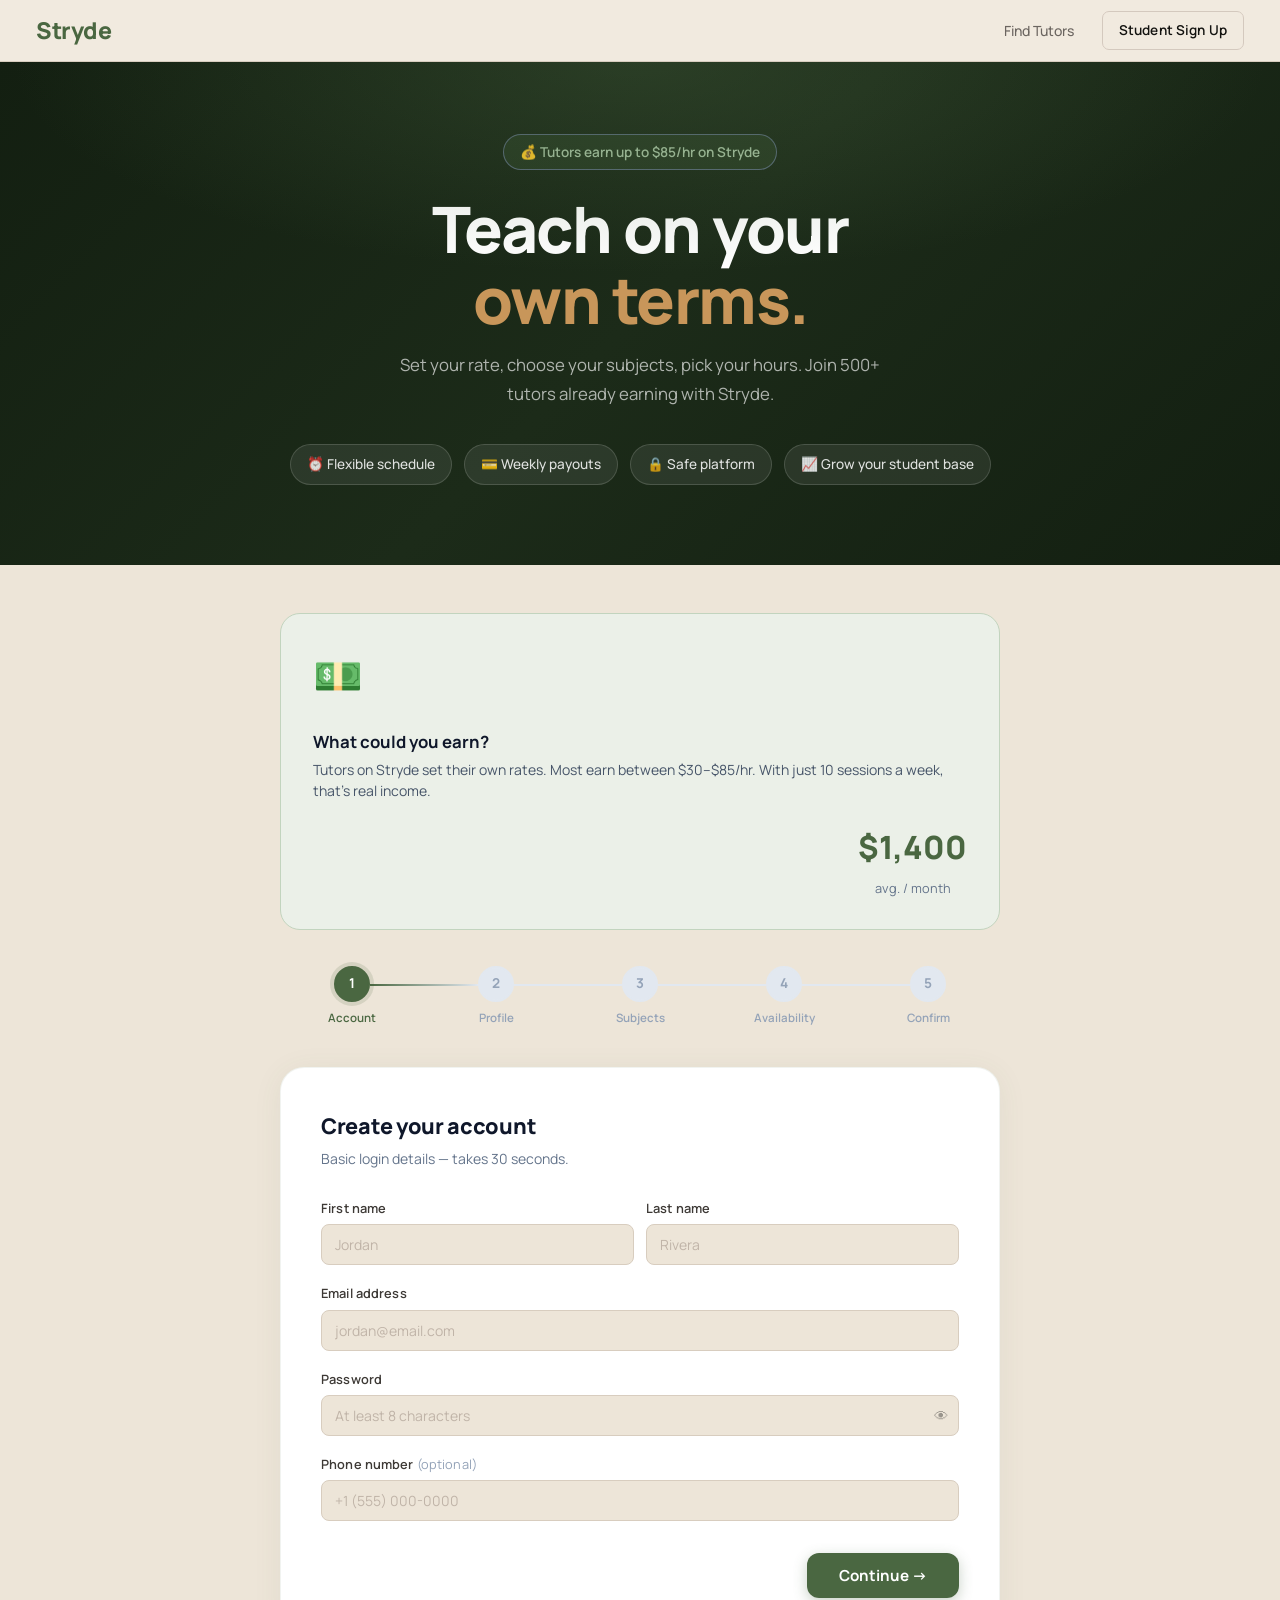
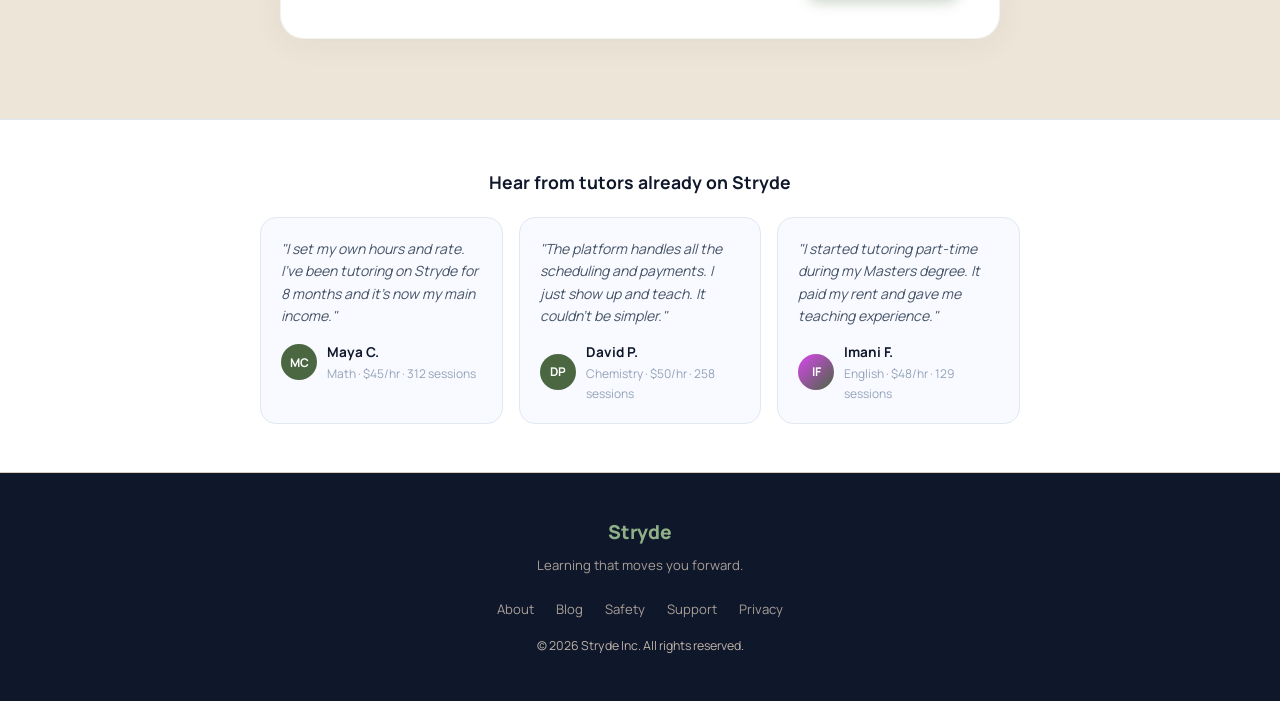
<file: tutor-signup.html>
<!DOCTYPE html>
<html lang="en">
<head>
  <meta charset="UTF-8" />
  <meta name="viewport" content="width=device-width, initial-scale=1.0" />
  <title>Become a Tutor — Stryde</title>
  <link rel="stylesheet" href="styles-warm.css" />
  <link rel="preconnect" href="https://fonts.googleapis.com" />
  <link rel="preconnect" href="https://fonts.gstatic.com" crossorigin />
  <link href="https://fonts.googleapis.com/css2?family=Inter:wght@400;500;600;700;800;900&display=swap" rel="stylesheet" />
  <style>
    /* ── PAGE-SPECIFIC STYLES ── */
    .tutor-hero {
      background: linear-gradient(135deg, #131F11 0%, #1C2B19 50%, #131F11 100%);
      padding: 72px 24px 80px;
      text-align: center;
      position: relative;
      overflow: hidden;
    }
    .tutor-hero::before {
      content: '';
      position: absolute;
      inset: 0;
      background: radial-gradient(ellipse 70% 60% at 50% 0%, rgba(74,103,65,0.35) 0%, transparent 70%);
      pointer-events: none;
    }
    .tutor-hero-badge {
      display: inline-block;
      background: rgba(74,103,65,0.25);
      border: 1px solid rgba(165,180,252,0.4);
      color: #A8C4A3;
      padding: 6px 16px;
      border-radius: 999px;
      font-size: 0.85rem;
      font-weight: 600;
      margin-bottom: 24px;
    }
    .tutor-hero h1 {
      font-size: clamp(2.2rem, 6vw, 4rem);
      font-weight: 900;
      color: #fff;
      letter-spacing: -1.5px;
      line-height: 1.1;
      margin-bottom: 16px;
    }
    .tutor-hero p {
      font-size: 1.05rem;
      color: rgba(255,255,255,0.65);
      max-width: 500px;
      margin: 0 auto 36px;
      line-height: 1.7;
    }
    .tutor-hero-perks {
      display: flex;
      justify-content: center;
      gap: 12px;
      flex-wrap: wrap;
    }
    .hero-perk-pill {
      background: rgba(255,255,255,0.08);
      border: 1px solid rgba(255,255,255,0.15);
      color: rgba(255,255,255,0.85);
      padding: 8px 16px;
      border-radius: 999px;
      font-size: 0.85rem;
      font-weight: 500;
    }

    /* EARNINGS BANNER */
    .earnings-banner {
      background: linear-gradient(135deg, #EBF0E8, #EBF0E8);
      border: 1.5px solid #C2D4BE;
      border-radius: 20px;
      padding: 28px 32px;
      display: flex;
      align-items: center;
      gap: 20px;
      flex-wrap: wrap;
      max-width: 760px;
      margin: 0 auto 36px;
    }
    .earnings-icon { font-size: 2.5rem; flex-shrink: 0; }
    .earnings-text h3 { font-size: 1.05rem; font-weight: 700; color: #0F172A; margin-bottom: 4px; }
    .earnings-text p { font-size: 0.875rem; color: #475569; line-height: 1.5; }
    .earnings-num {
      margin-left: auto;
      text-align: center;
      flex-shrink: 0;
    }
    .earnings-num strong { display: block; font-size: 2rem; font-weight: 900; color: #4A6741; }
    .earnings-num span { font-size: 0.8rem; color: #64748B; }

    /* MULTI-STEP FORM */
    .form-page-wrap {
      max-width: 760px;
      margin: 0 auto;
      padding: 48px 20px 80px;
    }

    /* STEP PROGRESS */
    .step-progress {
      display: flex;
      align-items: center;
      gap: 0;
      margin-bottom: 40px;
    }
    .progress-step {
      display: flex;
      flex-direction: column;
      align-items: center;
      gap: 6px;
      flex: 1;
      position: relative;
    }
    .progress-step:not(:last-child)::after {
      content: '';
      position: absolute;
      top: 18px;
      left: calc(50% + 18px);
      right: calc(-50% + 18px);
      height: 2px;
      background: #E2E8F0;
      z-index: 0;
    }
    .progress-step.done::after { background: #4A6741; }
    .progress-step.active::after { background: linear-gradient(90deg, #4A6741, #E2E8F0); }

    .step-dot {
      width: 36px; height: 36px;
      border-radius: 50%;
      display: flex; align-items: center; justify-content: center;
      font-weight: 700; font-size: 0.85rem;
      background: #E2E8F0;
      color: #94A3B8;
      position: relative;
      z-index: 1;
      transition: all 0.3s;
      border: 2px solid #E2E8F0;
    }
    .progress-step.active .step-dot {
      background: #4A6741;
      color: #fff;
      border-color: #4A6741;
      box-shadow: 0 0 0 4px rgba(74,103,65,0.15);
    }
    .progress-step.done .step-dot {
      background: #4A6741;
      color: #fff;
      border-color: #4A6741;
    }
    .step-dot-label {
      font-size: 0.72rem;
      font-weight: 600;
      color: #94A3B8;
      text-align: center;
      white-space: nowrap;
    }
    .progress-step.active .step-dot-label { color: #4A6741; }
    .progress-step.done .step-dot-label { color: #4A6741; }

    /* FORM CARD */
    .form-card {
      background: #fff;
      border-radius: 24px;
      padding: 40px 40px;
      border: 1px solid rgba(74,103,65,0.08);
      box-shadow: 0 4px 30px rgba(74,103,65,0.07);
    }
    .form-card-header { margin-bottom: 28px; }
    .form-card-header h2 { font-size: 1.35rem; font-weight: 800; color: #0F172A; margin-bottom: 4px; letter-spacing: -0.3px; }
    .form-card-header p { font-size: 0.875rem; color: #64748B; }

    /* STEP PANELS */
    .step-panel { display: none; }
    .step-panel.active { display: block; }

    /* PHOTO UPLOAD */
    .photo-upload {
      display: flex;
      align-items: center;
      gap: 20px;
      padding: 20px;
      border: 2px dashed #C2D4BE;
      border-radius: 16px;
      background: #F8FAFF;
      cursor: pointer;
      transition: all 0.2s;
      margin-bottom: 6px;
    }
    .photo-upload:hover { border-color: #4A6741; background: #EBF0E8; }
    .photo-preview {
      width: 64px; height: 64px;
      border-radius: 50%;
      background: linear-gradient(135deg, #4A6741, #4A6741);
      display: flex; align-items: center; justify-content: center;
      font-size: 1.5rem; color: #fff; font-weight: 700;
      flex-shrink: 0;
      overflow: hidden;
    }
    .photo-preview img { width: 100%; height: 100%; object-fit: cover; }
    .photo-upload-text strong { display: block; font-size: 0.9rem; font-weight: 600; color: #0F172A; margin-bottom: 2px; }
    .photo-upload-text span { font-size: 0.8rem; color: #94A3B8; }
    #photoInput { display: none; }

    /* AVAILABILITY GRID */
    .avail-grid {
      display: grid;
      grid-template-columns: repeat(auto-fill, minmax(110px, 1fr));
      gap: 8px;
    }
    .avail-chip {
      padding: 10px 6px;
      border-radius: 10px;
      border: 1.5px solid #E2E8F0;
      background: #F8FAFF;
      font-size: 0.8rem;
      font-weight: 600;
      color: #475569;
      text-align: center;
      cursor: pointer;
      transition: all 0.2s;
      user-select: none;
    }
    .avail-chip:hover { border-color: #A8C4A3; color: #4A6741; background: #EBF0E8; }
    .avail-chip.selected { background: #EBF0E8; border-color: #4A6741; color: #4A6741; }

    /* NAV BUTTONS */
    .form-nav {
      display: flex;
      justify-content: space-between;
      align-items: center;
      margin-top: 32px;
      gap: 12px;
    }
    .btn-back {
      background: #F1F5F9;
      border: none;
      color: #475569;
      padding: 12px 24px;
      border-radius: 12px;
      font-weight: 600;
      font-size: 0.9rem;
      cursor: pointer;
      transition: background 0.2s;
    }
    .btn-back:hover { background: #E2E8F0; }
    .btn-next {
      background: linear-gradient(135deg, #4A6741, #4A6741);
      color: #fff;
      border: none;
      padding: 12px 32px;
      border-radius: 12px;
      font-weight: 700;
      font-size: 0.95rem;
      cursor: pointer;
      box-shadow: 0 4px 14px rgba(74,103,65,0.3);
      transition: all 0.2s;
      margin-left: auto;
    }
    .btn-next:hover { transform: translateY(-2px); box-shadow: 0 8px 22px rgba(74,103,65,0.4); }

    /* TEXTAREA */
    .form-group textarea {
      padding: 12px 14px;
      border: 1.5px solid #E2E8F0;
      border-radius: 10px;
      font-size: 0.9rem;
      color: #0F172A;
      background: #fff;
      resize: vertical;
      min-height: 110px;
      font-family: inherit;
      line-height: 1.6;
      outline: none;
      transition: border-color 0.2s, box-shadow 0.2s;
      width: 100%;
    }
    .form-group textarea:focus {
      border-color: #4A6741;
      box-shadow: 0 0 0 3px rgba(74,103,65,0.12);
    }
    .char-count {
      font-size: 0.75rem;
      color: #94A3B8;
      text-align: right;
      margin-top: 4px;
    }

    /* RATE PREVIEW */
    .rate-preview {
      background: #EBF0E8;
      border: 1.5px solid #BBF7D0;
      border-radius: 12px;
      padding: 14px 16px;
      display: flex;
      align-items: center;
      gap: 10px;
      font-size: 0.875rem;
      color: #16A34A;
      font-weight: 500;
    }
    .rate-preview strong { font-weight: 700; }

    /* SUCCESS STATE */
    .success-screen {
      text-align: center;
      padding: 20px 0;
    }
    .success-anim {
      width: 80px; height: 80px;
      background: linear-gradient(135deg, #10B981, #06B6D4);
      border-radius: 50%;
      display: flex; align-items: center; justify-content: center;
      font-size: 2rem;
      margin: 0 auto 24px;
      box-shadow: 0 8px 24px rgba(16,185,129,0.35);
    }
    .success-screen h2 { font-size: 1.6rem; font-weight: 800; color: #0F172A; margin-bottom: 10px; }
    .success-screen p { color: #64748B; font-size: 0.95rem; line-height: 1.7; margin-bottom: 28px; max-width: 380px; margin-left: auto; margin-right: auto; }
    .success-steps {
      background: #F8FAFF;
      border-radius: 16px;
      padding: 20px;
      text-align: left;
      margin-bottom: 28px;
    }
    .success-step {
      display: flex;
      align-items: flex-start;
      gap: 12px;
      padding: 10px 0;
      border-bottom: 1px solid #E2E8F0;
      font-size: 0.875rem;
      color: #374151;
    }
    .success-step:last-child { border-bottom: none; }
    .success-step-num {
      width: 24px; height: 24px;
      background: #EBF0E8;
      color: #4A6741;
      border-radius: 50%;
      display: flex; align-items: center; justify-content: center;
      font-size: 0.75rem; font-weight: 700;
      flex-shrink: 0;
    }

    /* SOCIAL PROOF */
    .social-proof {
      background: #fff;
      border-top: 1px solid #E2E8F0;
      padding: 48px 24px;
    }
    .social-proof-inner {
      max-width: 760px;
      margin: 0 auto;
    }
    .social-proof h3 {
      font-size: 1.1rem;
      font-weight: 700;
      color: #0F172A;
      margin-bottom: 20px;
      text-align: center;
    }
    .tutor-quotes {
      display: grid;
      grid-template-columns: repeat(auto-fit, minmax(220px, 1fr));
      gap: 16px;
    }
    .tutor-quote {
      background: #F8FAFF;
      border: 1px solid #E2E8F0;
      border-radius: 16px;
      padding: 20px;
    }
    .tutor-quote p { font-size: 0.875rem; color: #475569; line-height: 1.6; margin-bottom: 14px; font-style: italic; }
    .tq-author { display: flex; align-items: center; gap: 10px; }
    .tq-avatar {
      width: 36px; height: 36px;
      border-radius: 50%;
      display: flex; align-items: center; justify-content: center;
      font-size: 0.75rem; font-weight: 700; color: #fff;
      flex-shrink: 0;
    }
    .tq-name { font-size: 0.85rem; font-weight: 700; color: #0F172A; }
    .tq-sub { font-size: 0.75rem; color: #94A3B8; }

    @media (max-width: 600px) {
      .form-card { padding: 28px 20px; }
      .earnings-banner { flex-direction: column; align-items: flex-start; }
      .earnings-num { margin-left: 0; }
      .step-dot-label { display: none; }
    }
  </style>
</head>
<body class="auth-page">

  <!-- NAV -->
  <nav class="navbar navbar-light">
    <a href="index.html" class="nav-logo">Stryde</a>
    <div class="nav-links">
      <a href="browse.html">Find Tutors</a>
      <a href="signup.html" class="btn btn-outline-nav">Student Sign Up</a>
    </div>
  </nav>

  <!-- HERO -->
  <div class="tutor-hero">
    <div class="tutor-hero-badge">💰 Tutors earn up to $85/hr on Stryde</div>
    <h1>Teach on your<br /><span class="gradient-text">own terms.</span></h1>
    <p>Set your rate, choose your subjects, pick your hours. Join 500+ tutors already earning with Stryde.</p>
    <div class="tutor-hero-perks">
      <span class="hero-perk-pill">⏰ Flexible schedule</span>
      <span class="hero-perk-pill">💳 Weekly payouts</span>
      <span class="hero-perk-pill">🔒 Safe platform</span>
      <span class="hero-perk-pill">📈 Grow your student base</span>
    </div>
  </div>

  <!-- FORM AREA -->
  <div class="form-page-wrap">

    <!-- EARNINGS BANNER -->
    <div class="earnings-banner">
      <div class="earnings-icon">💵</div>
      <div class="earnings-text">
        <h3>What could you earn?</h3>
        <p>Tutors on Stryde set their own rates. Most earn between $30–$85/hr. With just 10 sessions a week, that's real income.</p>
      </div>
      <div class="earnings-num">
        <strong>$1,400</strong>
        <span>avg. / month</span>
      </div>
    </div>

    <!-- STEP PROGRESS -->
    <div class="step-progress" id="stepProgress">
      <div class="progress-step active" id="prog-1">
        <div class="step-dot">1</div>
        <span class="step-dot-label">Account</span>
      </div>
      <div class="progress-step" id="prog-2">
        <div class="step-dot">2</div>
        <span class="step-dot-label">Profile</span>
      </div>
      <div class="progress-step" id="prog-3">
        <div class="step-dot">3</div>
        <span class="step-dot-label">Subjects</span>
      </div>
      <div class="progress-step" id="prog-4">
        <div class="step-dot">4</div>
        <span class="step-dot-label">Availability</span>
      </div>
      <div class="progress-step" id="prog-5">
        <div class="step-dot">5</div>
        <span class="step-dot-label">Confirm</span>
      </div>
    </div>

    <!-- FORM CARD -->
    <div class="form-card">

      <!-- STEP 1: ACCOUNT -->
      <div class="step-panel active" id="step-1">
        <div class="form-card-header">
          <h2>Create your account</h2>
          <p>Basic login details — takes 30 seconds.</p>
        </div>
        <div style="display:flex;flex-direction:column;gap:18px;">
          <div class="form-row">
            <div class="form-group">
              <label for="t1-fname">First name</label>
              <input type="text" id="t1-fname" placeholder="Jordan" />
            </div>
            <div class="form-group">
              <label for="t1-lname">Last name</label>
              <input type="text" id="t1-lname" placeholder="Rivera" />
            </div>
          </div>
          <div class="form-group">
            <label for="t1-email">Email address</label>
            <input type="email" id="t1-email" placeholder="jordan@email.com" />
          </div>
          <div class="form-group">
            <label for="t1-pw">Password</label>
            <div class="input-with-icon">
              <input type="password" id="t1-pw" placeholder="At least 8 characters" />
              <button type="button" class="toggle-pw" onclick="togglePassword('t1-pw', this)">👁</button>
            </div>
          </div>
          <div class="form-group">
            <label for="t1-phone">Phone number <span style="color:#94A3B8;font-weight:400;">(optional)</span></label>
            <input type="tel" id="t1-phone" placeholder="+1 (555) 000-0000" />
          </div>
        </div>
        <div class="form-nav">
          <button class="btn-next" onclick="goStep(2)">Continue →</button>
        </div>
      </div>

      <!-- STEP 2: PROFILE -->
      <div class="step-panel" id="step-2">
        <div class="form-card-header">
          <h2>Build your profile</h2>
          <p>This is what students will see. Make a great first impression.</p>
        </div>
        <div style="display:flex;flex-direction:column;gap:18px;">

          <div class="form-group">
            <label>Profile photo</label>
            <div class="photo-upload" onclick="document.getElementById('photoInput').click()">
              <div class="photo-preview" id="photoPreview">+</div>
              <div class="photo-upload-text">
                <strong>Upload a photo</strong>
                <span>JPG or PNG · Max 5MB · Square works best</span>
              </div>
            </div>
            <input type="file" id="photoInput" accept="image/*" onchange="previewPhoto(this)" />
          </div>

          <div class="form-group">
            <label for="t2-edu">Highest education level</label>
            <select id="t2-edu">
              <option value="" disabled selected>Select level</option>
              <option>Some College</option>
              <option>Bachelor's Degree</option>
              <option>Master's Degree</option>
              <option>PhD / Doctorate</option>
              <option>Currently Enrolled (Undergrad)</option>
              <option>Currently Enrolled (Grad)</option>
            </select>
          </div>

          <div class="form-group">
            <label for="t2-school">School / University</label>
            <input type="text" id="t2-school" placeholder="e.g. University of Michigan" />
          </div>

          <div class="form-group">
            <label for="t2-bio">Bio <span style="color:#94A3B8;font-weight:400;">(tell students about yourself)</span></label>
            <textarea id="t2-bio" placeholder="e.g. I'm a Math grad student passionate about making calculus click. I've tutored 50+ students and love seeing that 'aha!' moment..." maxlength="400" oninput="updateCharCount(this, 'bio-count')"></textarea>
            <div class="char-count"><span id="bio-count">0</span>/400</div>
          </div>

          <div class="form-group">
            <label for="t2-years">Years of tutoring experience</label>
            <select id="t2-years">
              <option value="" disabled selected>Select experience</option>
              <option>Less than 1 year</option>
              <option>1–2 years</option>
              <option>3–5 years</option>
              <option>5–10 years</option>
              <option>10+ years</option>
            </select>
          </div>
        </div>
        <div class="form-nav">
          <button class="btn-back" onclick="goStep(1)">← Back</button>
          <button class="btn-next" onclick="goStep(3)">Continue →</button>
        </div>
      </div>

      <!-- STEP 3: SUBJECTS & RATE -->
      <div class="step-panel" id="step-3">
        <div class="form-card-header">
          <h2>Subjects & rate</h2>
          <p>Choose what you teach and set your hourly rate.</p>
        </div>
        <div style="display:flex;flex-direction:column;gap:22px;">

          <div class="form-group">
            <label>Subjects you teach</label>
            <div class="subject-checks">
              <label class="check-chip"><input type="checkbox" value="Math" /> 📐 Math</label>
              <label class="check-chip"><input type="checkbox" value="Science" /> 🧪 Science</label>
              <label class="check-chip"><input type="checkbox" value="English" /> ✍️ English</label>
              <label class="check-chip"><input type="checkbox" value="History" /> 🌍 History</label>
              <label class="check-chip"><input type="checkbox" value="Coding" /> 💻 Coding</label>
              <label class="check-chip"><input type="checkbox" value="SAT/ACT" /> 🧠 SAT / ACT</label>
              <label class="check-chip"><input type="checkbox" value="Languages" /> 🌐 Languages</label>
              <label class="check-chip"><input type="checkbox" value="Chemistry" /> 🔬 Chemistry</label>
              <label class="check-chip"><input type="checkbox" value="Art" /> 🎨 Art</label>
              <label class="check-chip"><input type="checkbox" value="Music" /> 🎵 Music</label>
            </div>
          </div>

          <div class="form-group">
            <label>Grade levels you can teach</label>
            <div class="subject-checks">
              <label class="check-chip"><input type="checkbox" value="Elementary" /> Elementary (K–5)</label>
              <label class="check-chip"><input type="checkbox" value="Middle School" /> Middle School</label>
              <label class="check-chip"><input type="checkbox" value="High School" /> High School</label>
              <label class="check-chip"><input type="checkbox" value="College" /> College</label>
              <label class="check-chip"><input type="checkbox" value="Adult" /> Adult Learner</label>
            </div>
          </div>

          <div class="form-group">
            <label for="t3-rate">Your hourly rate (USD)</label>
            <div class="input-prefix">
              <span>$</span>
              <input type="number" id="t3-rate" placeholder="40" min="10" max="200" oninput="updateRatePreview(this)" />
            </div>
            <div id="ratePreview" class="rate-preview" style="margin-top:10px;display:none;">
              <span>💡</span>
              <span>Students see <strong id="rateDisplay">$40/hr</strong>. Stryde takes a 10% fee — you keep <strong id="keepDisplay">$36/hr</strong>.</span>
            </div>
          </div>

          <div class="form-group">
            <label for="t3-specialty">Specialty or unique angle <span style="color:#94A3B8;font-weight:400;">(optional)</span></label>
            <input type="text" id="t3-specialty" placeholder="e.g. AP Calculus, test anxiety coaching, ESL" />
          </div>
        </div>
        <div class="form-nav">
          <button class="btn-back" onclick="goStep(2)">← Back</button>
          <button class="btn-next" onclick="goStep(4)">Continue →</button>
        </div>
      </div>

      <!-- STEP 4: AVAILABILITY -->
      <div class="step-panel" id="step-4">
        <div class="form-card-header">
          <h2>When are you available?</h2>
          <p>Select all times that generally work for you. You can adjust this later.</p>
        </div>
        <div style="display:flex;flex-direction:column;gap:22px;">
          <div class="form-group">
            <label class="filter-label">Days</label>
            <div class="avail-grid" id="daysGrid">
              <div class="avail-chip" onclick="toggleChip(this)">Monday</div>
              <div class="avail-chip" onclick="toggleChip(this)">Tuesday</div>
              <div class="avail-chip" onclick="toggleChip(this)">Wednesday</div>
              <div class="avail-chip" onclick="toggleChip(this)">Thursday</div>
              <div class="avail-chip" onclick="toggleChip(this)">Friday</div>
              <div class="avail-chip" onclick="toggleChip(this)">Saturday</div>
              <div class="avail-chip" onclick="toggleChip(this)">Sunday</div>
            </div>
          </div>
          <div class="form-group">
            <label class="filter-label">Time of Day</label>
            <div class="avail-grid">
              <div class="avail-chip" onclick="toggleChip(this)">🌅 Early Morning<br/><small style="font-weight:400;color:#94A3B8">6am–9am</small></div>
              <div class="avail-chip" onclick="toggleChip(this)">☀️ Morning<br/><small style="font-weight:400;color:#94A3B8">9am–12pm</small></div>
              <div class="avail-chip" onclick="toggleChip(this)">🌤 Afternoon<br/><small style="font-weight:400;color:#94A3B8">12pm–5pm</small></div>
              <div class="avail-chip" onclick="toggleChip(this)">🌙 Evening<br/><small style="font-weight:400;color:#94A3B8">5pm–10pm</small></div>
            </div>
          </div>
          <div class="form-group">
            <label for="t4-session">Preferred session length</label>
            <select id="t4-session">
              <option value="" disabled selected>Select length</option>
              <option>30 minutes</option>
              <option>45 minutes</option>
              <option>60 minutes (recommended)</option>
              <option>90 minutes</option>
              <option>Flexible</option>
            </select>
          </div>
          <div class="form-group">
            <label for="t4-notice">Minimum booking notice</label>
            <select id="t4-notice">
              <option value="" disabled selected>Select notice</option>
              <option>1 hour</option>
              <option>3 hours</option>
              <option>12 hours</option>
              <option>24 hours</option>
              <option>48 hours</option>
            </select>
          </div>
        </div>
        <div class="form-nav">
          <button class="btn-back" onclick="goStep(3)">← Back</button>
          <button class="btn-next" onclick="goStep(5)">Continue →</button>
        </div>
      </div>

      <!-- STEP 5: REVIEW & SUBMIT -->
      <div class="step-panel" id="step-5">
        <div class="form-card-header">
          <h2>Almost there!</h2>
          <p>Review and agree to our tutor terms to submit your application.</p>
        </div>
        <div style="display:flex;flex-direction:column;gap:18px;">

          <!-- Summary box -->
          <div id="reviewSummary" style="background:#F8FAFF;border-radius:16px;padding:20px;font-size:0.875rem;color:#374151;line-height:1.8;border:1.5px solid #E2E8F0;">
            <!-- Filled dynamically -->
          </div>

          <div class="form-group">
            <label for="t5-bg">Background check consent</label>
            <select id="t5-bg">
              <option value="" disabled selected>Select option</option>
              <option value="yes">Yes, I consent to a background check</option>
              <option value="no">I prefer not to at this time</option>
            </select>
            <p style="font-size:0.78rem;color:#94A3B8;margin-top:5px;">Verified tutors get a badge and more bookings. Background checks are free.</p>
          </div>

          <div class="form-group">
            <label class="checkbox-label" style="display:flex;gap:10px;align-items:flex-start;font-size:0.875rem;color:#475569;cursor:pointer;">
              <input type="checkbox" id="t5-terms" style="margin-top:2px;accent-color:#4A6741;" />
              I agree to Stryde's <a href="#" style="color:#4A6741;font-weight:600;">Tutor Terms of Service</a>, <a href="#" style="color:#4A6741;font-weight:600;">Community Guidelines</a>, and <a href="#" style="color:#4A6741;font-weight:600;">Privacy Policy</a>.
            </label>
          </div>

          <div class="form-group">
            <label class="checkbox-label" style="display:flex;gap:10px;align-items:flex-start;font-size:0.875rem;color:#475569;cursor:pointer;">
              <input type="checkbox" id="t5-notify" style="margin-top:2px;accent-color:#4A6741;" checked />
              Send me tips for setting up a great tutor profile and getting my first booking.
            </label>
          </div>
        </div>
        <div class="form-nav">
          <button class="btn-back" onclick="goStep(4)">← Back</button>
          <button class="btn-next" onclick="submitTutorForm()" style="padding:12px 40px;">Submit Application ✓</button>
        </div>
      </div>

      <!-- STEP 6: SUCCESS -->
      <div class="step-panel" id="step-6">
        <div class="success-screen">
          <div class="success-anim">✓</div>
          <h2>Application submitted!</h2>
          <p>Thanks for applying to be a Stryde tutor. Our team reviews every application — we'll email you within <strong>24 hours</strong>.</p>
          <div class="success-steps">
            <div class="success-step">
              <div class="success-step-num">1</div>
              <div><strong>Application review</strong> — We verify your credentials and background. (24 hrs)</div>
            </div>
            <div class="success-step">
              <div class="success-step-num">2</div>
              <div><strong>Profile goes live</strong> — Students can find and book you. </div>
            </div>
            <div class="success-step">
              <div class="success-step-num">3</div>
              <div><strong>First session</strong> — Connect, teach, and get paid weekly. 💳</div>
            </div>
          </div>
          <a href="index.html" class="btn btn-primary btn-lg">Back to Home</a>
        </div>
      </div>

    </div><!-- /form-card -->
  </div><!-- /form-page-wrap -->

  <!-- TUTOR SOCIAL PROOF -->
  <div class="social-proof" id="socialProof">
    <div class="social-proof-inner">
      <h3>Hear from tutors already on Stryde</h3>
      <div class="tutor-quotes">
        <div class="tutor-quote">
          <p>"I set my own hours and rate. I've been tutoring on Stryde for 8 months and it's now my main income."</p>
          <div class="tq-author">
            <div class="tq-avatar" style="background:linear-gradient(135deg,#4A6741,#4A6741)">MC</div>
            <div>
              <div class="tq-name">Maya C.</div>
              <div class="tq-sub">Math · $45/hr · 312 sessions</div>
            </div>
          </div>
        </div>
        <div class="tutor-quote">
          <p>"The platform handles all the scheduling and payments. I just show up and teach. It couldn't be simpler."</p>
          <div class="tq-author">
            <div class="tq-avatar" style="background:linear-gradient(135deg,#4A6741,#4A6741)">DP</div>
            <div>
              <div class="tq-name">David P.</div>
              <div class="tq-sub">Chemistry · $50/hr · 258 sessions</div>
            </div>
          </div>
        </div>
        <div class="tutor-quote">
          <p>"I started tutoring part-time during my Masters degree. It paid my rent and gave me teaching experience."</p>
          <div class="tq-author">
            <div class="tq-avatar" style="background:linear-gradient(135deg,#D946EF,#4A6741)">IF</div>
            <div>
              <div class="tq-name">Imani F.</div>
              <div class="tq-sub">English · $48/hr · 129 sessions</div>
            </div>
          </div>
        </div>
      </div>
    </div>
  </div>

  <footer class="footer" style="background:#0F172A;">
    <div class="footer-logo">Stryde</div>
    <p class="footer-tagline">Learning that moves you forward.</p>
    <div class="footer-links">
      <a href="#">About</a>
      <a href="#">Blog</a>
      <a href="#">Safety</a>
      <a href="#">Support</a>
      <a href="#">Privacy</a>
    </div>
    <p class="footer-copy">© 2026 Stryde Inc. All rights reserved.</p>
  </footer>

  <script src="app.js"></script>
  <script>
    let currentStep = 1;
    const TOTAL_STEPS = 5;

    function goStep(n) {
      document.getElementById(`step-${currentStep}`).classList.remove('active');
      document.getElementById(`prog-${currentStep}`).classList.remove('active');
      document.getElementById(`prog-${currentStep}`).classList.add('done');

      if (n > currentStep) {
        // going forward — mark all between as done
      } else {
        // going back — unmark
        for (let i = n; i <= TOTAL_STEPS; i++) {
          const p = document.getElementById(`prog-${i}`);
          if (p) { p.classList.remove('done', 'active'); }
        }
      }

      currentStep = n;
      const panel = document.getElementById(`step-${n}`);
      const prog = document.getElementById(`prog-${n}`);
      if (panel) panel.classList.add('active');
      if (prog) prog.classList.add('active');

      if (n === 5) buildReviewSummary();

      // Hide social proof on success
      if (n === 6) {
        document.getElementById('socialProof').style.display = 'none';
        document.getElementById('stepProgress').style.display = 'none';
      }

      window.scrollTo({ top: 0, behavior: 'smooth' });
    }

    function buildReviewSummary() {
      const name = `${document.getElementById('t1-fname').value} ${document.getElementById('t1-lname').value}`.trim() || 'Not filled';
      const email = document.getElementById('t1-email').value || 'Not filled';
      const edu = document.getElementById('t2-edu').value || 'Not filled';
      const rate = document.getElementById('t3-rate').value ? `$${document.getElementById('t3-rate').value}/hr` : 'Not set';
      const checkedSubjects = [...document.querySelectorAll('#step-3 .check-chip input:checked')].map(i => i.value).join(', ') || 'None selected';
      const selectedDays = [...document.querySelectorAll('#daysGrid .avail-chip.selected')].map(c => c.textContent).join(', ') || 'None selected';

      document.getElementById('reviewSummary').innerHTML = `
        <div style="display:grid;gap:8px;">
          <div style="display:flex;gap:8px;"><span style="font-weight:600;min-width:120px;color:#64748B;">Name</span><span>${name}</span></div>
          <div style="display:flex;gap:8px;"><span style="font-weight:600;min-width:120px;color:#64748B;">Email</span><span>${email}</span></div>
          <div style="display:flex;gap:8px;"><span style="font-weight:600;min-width:120px;color:#64748B;">Education</span><span>${edu}</span></div>
          <div style="display:flex;gap:8px;"><span style="font-weight:600;min-width:120px;color:#64748B;">Subjects</span><span>${checkedSubjects}</span></div>
          <div style="display:flex;gap:8px;"><span style="font-weight:600;min-width:120px;color:#64748B;">Rate</span><span>${rate}</span></div>
          <div style="display:flex;gap:8px;"><span style="font-weight:600;min-width:120px;color:#64748B;">Availability</span><span>${selectedDays}</span></div>
        </div>
      `;
    }

    function submitTutorForm() {
      const terms = document.getElementById('t5-terms');
      if (!terms.checked) {
        terms.style.outline = '2px solid #EF4444';
        terms.closest('.form-group') && (terms.closest('label').style.color = '#EF4444');
        alert('Please agree to the Tutor Terms of Service to continue.');
        return;
      }
      // Mark step 5 done, show step 6
      document.getElementById(`step-5`).classList.remove('active');
      document.getElementById(`prog-5`).classList.remove('active');
      document.getElementById(`prog-5`).classList.add('done');
      document.getElementById(`step-6`).classList.add('active');
      document.getElementById('socialProof').style.display = 'none';
      document.getElementById('stepProgress').style.display = 'none';
      window.scrollTo({ top: 0, behavior: 'smooth' });
    }

    function toggleChip(el) {
      el.classList.toggle('selected');
    }

    function updateCharCount(el, countId) {
      document.getElementById(countId).textContent = el.value.length;
    }

    function updateRatePreview(el) {
      const rate = parseInt(el.value);
      const preview = document.getElementById('ratePreview');
      if (!isNaN(rate) && rate > 0) {
        preview.style.display = 'flex';
        document.getElementById('rateDisplay').textContent = `$${rate}/hr`;
        document.getElementById('keepDisplay').textContent = `$${Math.round(rate * 0.9)}/hr`;
      } else {
        preview.style.display = 'none';
      }
    }

    function previewPhoto(input) {
      const file = input.files[0];
      if (!file) return;
      const reader = new FileReader();
      reader.onload = e => {
        const preview = document.getElementById('photoPreview');
        preview.innerHTML = `<img src="${e.target.result}" alt="Photo preview" />`;
      };
      reader.readAsDataURL(file);
    }
  </script>
</body>
</html>
</file>
<file: styles-warm.css>
/* ─────────────────────────────────────────────
   STRYDE — Warm Minimal Theme
   Font:       Manrope
   Background: #EDE5D8  (warm beige)
   Surface:    #F7F2EB  (light parchment)
   Hero:       #131310  (near black)
   Border:     #D8CDBF  (warm taupe)
   Text dark:  #131310
   Text mid:   #6B6560
   Text light: #A89F97
   Green:      #4A6741  (muted forest — complementary to beige)
   Green light:#EBF0E8  (green tint surface)
   White:      #FFFFFF
───────────────────────────────────────────── */

@import url('https://fonts.googleapis.com/css2?family=Manrope:wght@400;500;600;700;800&display=swap');

/* ── RESET & BASE ── */
*, *::before, *::after { box-sizing: border-box; margin: 0; padding: 0; }
html { scroll-behavior: smooth; font-size: 16px; }

body {
  font-family: 'Manrope', 'Inter', system-ui, sans-serif;
  background: #EDE5D8;
  color: #131310;
  line-height: 1.65;
  -webkit-font-smoothing: antialiased;
}

a { color: inherit; text-decoration: none; }
img { display: block; max-width: 100%; }
input, select, button, textarea { font-family: inherit; }

/* ── UTILITY ── */
.hidden { display: none !important; }

.gradient-text {
  /* Warm caramel — visible against dark hero */
  color: #C8965A;
  background: none;
  -webkit-text-fill-color: #C8965A;
}

/* ── TRANSITIONS (subtle but noticeable) ── */
.btn, .tutor-card, .testimonial-card,
.check-chip, .role-tab, .avail-chip,
.star-btn, .nav-links a, .footer-links a {
  transition: transform 0.18s ease, opacity 0.18s ease,
              background 0.18s ease, border-color 0.18s ease,
              box-shadow 0.18s ease, color 0.18s ease;
}
/* step-card and subject-chip have their own transition declarations */

/* ── BUTTONS ── */
.btn {
  display: inline-flex;
  align-items: center;
  justify-content: center;
  gap: 8px;
  padding: 10px 22px;
  border-radius: 8px;
  font-weight: 600;
  font-size: 0.875rem;
  cursor: pointer;
  border: 1px solid transparent;
  letter-spacing: 0.01em;
  white-space: nowrap;
}

.btn-lg { padding: 13px 30px; font-size: 0.95rem; border-radius: 9px; }
.btn-full { width: 100%; }
.btn-sm { padding: 7px 14px; font-size: 0.8rem; border-radius: 7px; }

.btn-primary {
  background: #131310;
  color: #FDFAF7;
  border-color: #131310;
}
.btn-primary:hover {
  background: #2D2D2D;
  transform: translateY(-1px);
}

.btn-ghost {
  background: transparent;
  color: #131310;
  border-color: #D4C9BE;
}
.btn-ghost:hover {
  background: #EDE8E2;
  border-color: #C0B4A8;
  transform: translateY(-1px);
}

.btn-outline {
  background: transparent;
  color: #4A6741;
  border-color: #C2D4BE;
}
.btn-outline:hover { background: #EBF0E8; border-color: #8FAF88; }

.btn-outline-nav {
  background: transparent;
  color: #131310;
  border: 1px solid #D4C9BE;
  padding: 7px 16px;
  border-radius: 7px;
  font-weight: 600;
  font-size: 0.85rem;
  cursor: pointer;
}
.btn-outline-nav:hover {
  background: #EDE8E2;
  border-color: #B8ADA3;
  transform: translateY(-1px);
}

.btn-white {
  background: #FDFAF7;
  color: #131310;
  border-color: #D8CDBF;
}
.btn-white:hover {
  background: #F5F0EB;
  transform: translateY(-1px);
}

.btn-book {
  background: #131310;
  color: #FDFAF7;
  border: none;
  padding: 9px 18px;
  border-radius: 7px;
  font-weight: 600;
  font-size: 0.85rem;
  cursor: pointer;
  width: 100%;
  letter-spacing: 0.01em;
}
.btn-book:hover {
  background: #2D2D2D;
  transform: translateY(-1px);
}

/* ── NAVBAR ── */
.navbar {
  position: sticky;
  top: 0;
  z-index: 100;
  display: flex;
  align-items: center;
  justify-content: space-between;
  padding: 0 36px;
  height: 62px;
  background: rgba(242, 234, 224, 0.94);
  backdrop-filter: blur(12px);
  -webkit-backdrop-filter: blur(12px);
  border-bottom: 1px solid #D8CDBF;
}

.landing-page .navbar {
  background: rgba(28, 23, 19, 0.85);
  border-bottom-color: rgba(255,255,255,0.08);
}
.landing-page .nav-links a:not(.btn-outline-nav) { color: rgba(255,255,255,0.6); }
.landing-page .nav-links a:not(.btn-outline-nav):hover { color: #fff; }
.landing-page .btn-outline-nav { color: rgba(255,255,255,0.85); border-color: rgba(255,255,255,0.25); }
.landing-page .btn-outline-nav:hover { background: rgba(255,255,255,0.1); border-color: rgba(255,255,255,0.45); transform: translateY(-1px); }

.nav-logo {
  font-size: 1.45rem;
  font-weight: 800;
  letter-spacing: -0.5px;
  color: #4A6741;
  position: relative;
}
/* On the dark landing hero nav, make it pop more */
.landing-page .nav-logo {
  color: #8FAF88;
  font-size: 1.55rem;
}

.nav-links {
  display: flex;
  align-items: center;
  gap: 28px;
}

.nav-links a:not(.btn-outline-nav) {
  color: #6B6560;
  font-size: 0.875rem;
  font-weight: 500;
}
.nav-links a:not(.btn-outline-nav):hover {
  color: #131310;
}

/* ─────────────────────────────────────────────
   LANDING PAGE
───────────────────────────────────────────── */
.landing-page { background: #EDE5D8; color: #131310; }

/* HERO */
.hero {
  background: #131310;
  border-bottom: none;
  padding: 100px 24px 92px;
  text-align: center;
  position: relative;
  overflow: hidden;
}

/* Subtle warm grain texture overlay */
.hero::before {
  content: '';
  position: absolute;
  inset: 0;
  background-image: url("data:image/svg+xml,%3Csvg xmlns='http://www.w3.org/2000/svg' width='4' height='4'%3E%3Crect width='4' height='4' fill='%231C1713'/%3E%3Crect x='0' y='0' width='1' height='1' fill='%23ffffff' opacity='0.015'/%3E%3Crect x='2' y='2' width='1' height='1' fill='%23ffffff' opacity='0.015'/%3E%3C/svg%3E");
  pointer-events: none;
}

/* Soft warm glow behind headline */
.hero::after {
  content: '';
  position: absolute;
  top: 0; left: 50%;
  transform: translateX(-50%);
  width: 600px; height: 320px;
  background: radial-gradient(ellipse at center, rgba(180,120,60,0.1) 0%, transparent 70%);
  pointer-events: none;
}

.hero-badge {
  display: inline-block;
  background: rgba(255,255,255,0.06);
  border: 1px solid rgba(255,255,255,0.12);
  color: rgba(255,255,255,0.55);
  padding: 5px 14px;
  border-radius: 5px;
  font-size: 0.75rem;
  font-weight: 600;
  margin-bottom: 28px;
  letter-spacing: 0.08em;
  text-transform: uppercase;
  position: relative;
  z-index: 1;
}

.hero-title {
  font-size: clamp(3rem, 7vw, 5.2rem);
  font-weight: 600;
  line-height: 1.08;
  letter-spacing: -2px;
  margin-bottom: 22px;
  color: #F7F2EB;
  position: relative;
  z-index: 1;
}

.hero-sub {
  font-size: clamp(0.95rem, 2vw, 1.05rem);
  color: rgba(242,234,224,0.5);
  max-width: 440px;
  margin: 0 auto 44px;
  line-height: 1.85;
  font-weight: 400;
  position: relative;
  z-index: 1;
}

.hero-cta {
  display: flex;
  gap: 10px;
  justify-content: center;
  flex-wrap: wrap;
  margin-bottom: 60px;
  position: relative;
  z-index: 1;
}

/* Override button colours for dark hero */
.hero .btn-primary {
  background: #F7F2EB;
  color: #131310;
  border-color: #F7F2EB;
}
.hero .btn-primary:hover { background: #fff; border-color: #fff; }

.hero .btn-ghost {
  background: transparent;
  color: rgba(242,234,224,0.8);
  border-color: rgba(242,234,224,0.25);
}
.hero .btn-ghost:hover {
  background: rgba(242,234,224,0.08);
  border-color: rgba(242,234,224,0.4);
}

.hero-stats {
  display: inline-flex;
  align-items: center;
  border: 1px solid rgba(255,255,255,0.1);
  border-radius: 10px;
  padding: 14px 28px;
  background: rgba(255,255,255,0.04);
  gap: 0;
  position: relative;
  z-index: 1;
}

.stat { text-align: center; padding: 0 24px; }
.stat-num { display: block; font-size: 1.35rem; font-weight: 700; color: #F7F2EB; letter-spacing: -0.5px; }
.stat-label { font-size: 0.73rem; color: rgba(242,234,224,0.4); font-weight: 500; letter-spacing: 0.04em; text-transform: uppercase; }
.stat-divider { width: 1px; height: 34px; background: rgba(255,255,255,0.1); }

/* SECTIONS */
.section {
  padding: 80px 24px;
  max-width: 1060px;
  margin: 0 auto;
}

.section-title {
  font-size: clamp(1.5rem, 3.5vw, 2.1rem);
  font-weight: 600;
  text-align: center;
  color: #131310;
  margin-bottom: 8px;
  letter-spacing: -0.5px;
}

.section-sub {
  text-align: center;
  color: #A89F97;
  font-size: 0.875rem;
  margin-bottom: 48px;
  font-weight: 400;
  letter-spacing: 0.01em;
}

/* HOW IT WORKS */
.how-it-works { background: #EDE5D8; }

.steps {
  display: flex;
  align-items: flex-start;
  justify-content: center;
  flex-wrap: wrap;
  gap: 0;
}

.step-card {
  background: #F7F2EB;
  border: 1px solid #D8CDBF;
  border-radius: 12px;
  padding: 28px 24px;
  text-align: center;
  max-width: 260px;
  flex: 1;
  min-width: 200px;
  position: relative;
  overflow: hidden;
  /* Remove from global transition list — we control it here */
  transition: transform 0.22s ease, box-shadow 0.22s ease, border-color 0.22s ease;
}

/* Green fill sweeps up from the bottom */
.step-card::after {
  content: '';
  position: absolute;
  bottom: -100%;
  left: 0;
  width: 100%;
  height: 100%;
  background: #4A6741;
  transition: bottom 0.34s cubic-bezier(0.4, 0, 0.2, 1);
  z-index: 0;
}
.step-card:hover::after { bottom: 0; }
.step-card > * { position: relative; z-index: 1; }

.step-card:hover {
  transform: translateY(-4px);
  box-shadow: 0 14px 36px rgba(74,103,65,0.22);
  border-color: #4A6741;
}
.step-card:hover .step-num { color: rgba(255,255,255,0.45); }
.step-card:hover h3 { color: #F7F2EB; }
.step-card:hover p { color: rgba(247,242,235,0.7); }

.step-icon {
  font-size: 1.8rem;
  margin-bottom: 10px;
  display: block;
  transition: transform 0.3s cubic-bezier(0.34, 1.56, 0.64, 1);
}
.step-card:hover .step-icon { transform: scale(1.3) rotate(-6deg); }

.step-num {
  font-size: 0.68rem;
  font-weight: 700;
  color: #A89F97;
  letter-spacing: 2.5px;
  margin-bottom: 10px;
  text-transform: uppercase;
  transition: color 0.22s;
}
.step-card h3 {
  font-size: 0.975rem;
  font-weight: 700;
  color: #131310;
  margin-bottom: 7px;
  transition: color 0.22s;
}
.step-card p {
  font-size: 0.85rem;
  color: #6B6560;
  line-height: 1.7;
  transition: color 0.22s;
}

.step-connector {
  width: 36px;
  height: 1px;
  background: #D8CDBF;
  align-self: center;
  margin: 0;
  flex-shrink: 0;
}
@media (max-width: 700px) {
  .step-connector { display: none; }
  .steps { flex-direction: column; align-items: center; }
}

/* SUBJECTS */
.subjects-section {
  background: #F7F2EB;
  border-radius: 12px;
  border: 1px solid #D8CDBF;
  max-width: 860px;
}

.subjects-grid {
  display: flex;
  flex-wrap: wrap;
  gap: 9px;
  justify-content: center;
}

.subject-chip {
  /* Two-layer background: green slides in from left, beige sits behind */
  background-image: linear-gradient(to right, #4A6741 50%, #EDE5D8 50%);
  background-size: 200% 100%;
  background-position: right center;
  color: #6B6560;
  border: 1px solid #D8CDBF;
  border-radius: 6px;
  padding: 8px 16px;
  font-size: 0.85rem;
  font-weight: 500;
  cursor: default;
  transition: background-position 0.28s cubic-bezier(0.4, 0, 0.2, 1),
              color 0.22s ease,
              border-color 0.22s ease,
              transform 0.18s ease,
              box-shadow 0.18s ease;
}
.subject-chip:hover {
  background-position: left center;
  color: #F7F2EB;
  border-color: #4A6741;
  transform: translateY(-2px);
  box-shadow: 0 4px 12px rgba(74,103,65,0.2);
}

/* TESTIMONIALS */
.testimonial-grid {
  display: grid;
  grid-template-columns: repeat(auto-fit, minmax(280px, 1fr));
  gap: 14px;
}

.testimonial-card {
  background: #F7F2EB;
  border: 1px solid #D8CDBF;
  border-radius: 12px;
  padding: 24px;
}
.testimonial-card:hover {
  transform: translateY(-2px);
  box-shadow: 0 6px 20px rgba(0,0,0,0.05);
  border-color: #D4C9BE;
}

.stars { font-size: 0.85rem; margin-bottom: 12px; color: #D97706; letter-spacing: 1px; }
.testimonial-card p {
  font-size: 0.9rem;
  color: #3D3935;
  line-height: 1.75;
  margin-bottom: 18px;
  font-style: italic;
}

.testimonial-author { display: flex; align-items: center; gap: 10px; }
.testimonial-author strong { display: block; font-size: 0.875rem; color: #131310; font-weight: 600; }
.testimonial-author span { font-size: 0.77rem; color: #A89F97; }

.avatar {
  width: 36px; height: 36px;
  border-radius: 50%;
  display: flex; align-items: center; justify-content: center;
  font-weight: 700; font-size: 0.72rem; color: #fff;
  flex-shrink: 0;
}
.av-1 { background: #C4B5A0; }
.av-2 { background: #A3B4C8; }
.av-3 { background: #B5A8C4; }

/* FINAL CTA */
.final-cta { padding: 60px 24px 100px; }
.cta-card {
  background: #131310;
  border-radius: 14px;
  padding: 60px 32px;
  text-align: center;
  max-width: 620px;
  margin: 0 auto;
}
.cta-card h2 {
  font-size: clamp(1.4rem, 3.5vw, 2rem);
  font-weight: 800;
  color: #FDFAF7;
  margin-bottom: 10px;
  letter-spacing: -0.5px;
}
.cta-card p { color: #6B6560; font-size: 0.9rem; margin-bottom: 28px; line-height: 1.7; }

/* FOOTER */
.footer {
  padding: 44px 24px;
  text-align: center;
  border-top: 1px solid #D8CDBF;
  background: #131310;
}
.footer-tagline { color: rgba(242,234,224,0.35); }
.footer-links a { color: rgba(242,234,224,0.35); }
.footer-links a:hover { color: rgba(242,234,224,0.7); }
.footer-copy { color: rgba(242,234,224,0.2); }
.footer-logo {
  font-size: 1.2rem;
  font-weight: 800;
  color: #8FAF88;
  margin-bottom: 6px;
  letter-spacing: -0.3px;
}
.footer-tagline { font-size: 0.82rem; color: #A89F97; margin-bottom: 22px; }
.footer-links { display: flex; gap: 22px; justify-content: center; flex-wrap: wrap; margin-bottom: 16px; }
.footer-links a { font-size: 0.82rem; color: #A89F97; }
.footer-links a:hover { color: #3D3935; }
.footer-copy { font-size: 0.77rem; color: #C0B4A8; }

/* ─────────────────────────────────────────────
   SIGN UP PAGE
───────────────────────────────────────────── */
.auth-page { background: #EDE5D8; min-height: 100vh; }

.auth-main {
  display: grid;
  grid-template-columns: 1fr;
  min-height: calc(100vh - 62px);
  max-width: 1060px;
  margin: 0 auto;
  padding: 44px 20px;
  gap: 40px;
  align-items: start;
}
@media (min-width: 900px) {
  .auth-main { grid-template-columns: 1fr 1fr; align-items: center; padding: 64px 40px; }
}

.auth-container {
  background: #F7F2EB;
  border-radius: 14px;
  padding: 40px 36px;
  border: 1px solid #D8CDBF;
}

.auth-header { margin-bottom: 26px; }
.auth-header h1 {
  font-size: 1.5rem; font-weight: 600; color: #131310;
  margin-bottom: 5px; letter-spacing: -0.3px;
}
.auth-header p { font-size: 0.875rem; color: #A89F97; }

/* ROLE SELECTOR */
.role-selector { display: grid; grid-template-columns: 1fr 1fr; gap: 10px; margin-bottom: 26px; }

.role-tab {
  display: flex;
  flex-direction: column;
  align-items: center;
  padding: 16px 10px;
  border-radius: 10px;
  border: 1px solid #D8CDBF;
  background: #EDE5D8;
  cursor: pointer;
  text-align: center;
  gap: 4px;
}
.role-tab:hover { border-color: #C0B4A8; background: #EDE8E2; transform: translateY(-1px); }
.role-tab.active {
  border-color: #4A6741;
  background: #FDFAF7;
  box-shadow: 0 0 0 3px rgba(74,103,65,0.1);
}

.role-icon { font-size: 1.4rem; }
.role-label { font-size: 0.875rem; font-weight: 700; color: #131310; }
.role-desc { font-size: 0.74rem; color: #A89F97; }

/* FORM */
.auth-form { display: flex; flex-direction: column; gap: 16px; }
.form-row { display: grid; grid-template-columns: 1fr 1fr; gap: 12px; }
.form-group { display: flex; flex-direction: column; gap: 5px; }
.form-group label { font-size: 0.8rem; font-weight: 600; color: #3D3935; letter-spacing: 0.01em; }

.form-group input,
.form-group select {
  padding: 10px 13px;
  border: 1px solid #D8CDBF;
  border-radius: 8px;
  font-size: 0.875rem;
  color: #131310;
  background: #EDE5D8;
  outline: none;
  appearance: none;
}
.form-group input:focus,
.form-group select:focus {
  border-color: #4A6741;
  box-shadow: 0 0 0 3px rgba(74,103,65,0.1);
}
.form-group input::placeholder { color: #C0B4A8; }

.form-group select {
  background-image: url("data:image/svg+xml,%3Csvg xmlns='http://www.w3.org/2000/svg' viewBox='0 0 20 20' fill='%23A89F97'%3E%3Cpath fill-rule='evenodd' d='M5.23 7.21a.75.75 0 011.06.02L10 11.168l3.71-3.938a.75.75 0 111.08 1.04l-4.25 4.5a.75.75 0 01-1.08 0l-4.25-4.5a.75.75 0 01.02-1.06z' clip-rule='evenodd' /%3E%3C/svg%3E");
  background-repeat: no-repeat;
  background-position: right 10px center;
  background-size: 15px;
  padding-right: 32px;
  cursor: pointer;
}

.input-with-icon { position: relative; }
.input-with-icon input { width: 100%; padding-right: 40px; }
.toggle-pw {
  position: absolute; right: 11px; top: 50%; transform: translateY(-50%);
  background: none; border: none; cursor: pointer;
  font-size: 0.9rem; opacity: 0.35; padding: 0;
}
.toggle-pw:hover { opacity: 0.7; }

.input-prefix {
  display: flex; align-items: center;
  border: 1px solid #D8CDBF; border-radius: 8px; overflow: hidden;
}
.input-prefix:focus-within { border-color: #4A6741; box-shadow: 0 0 0 3px rgba(74,103,65,0.1); }
.input-prefix span {
  padding: 0 11px; background: #F5F0EB; color: #A89F97;
  font-weight: 500; border-right: 1px solid #D8CDBF;
  align-self: stretch; display: flex; align-items: center; font-size: 0.875rem;
}
.input-prefix input { border: none; border-radius: 0; flex: 1; outline: none; box-shadow: none !important; }

.subject-checks { display: flex; flex-wrap: wrap; gap: 7px; }

.check-chip {
  display: flex; align-items: center; gap: 5px;
  padding: 6px 12px;
  border-radius: 6px;
  border: 1px solid #D8CDBF;
  font-size: 0.8rem; font-weight: 500;
  cursor: pointer; color: #6B6560;
  background: #EDE5D8;
  user-select: none;
}
.check-chip:hover { border-color: #C0B4A8; color: #131310; background: #EDE8E2; transform: translateY(-1px); }
.check-chip input[type="checkbox"] { accent-color: #4A6741; width: 13px; height: 13px; cursor: pointer; padding: 0; border: none; }
.check-chip:has(input:checked) { background: #EBF0E8; border-color: #C2D4BE; color: #4A6741; }

.form-checkbox .checkbox-label {
  display: flex; align-items: flex-start; gap: 9px;
  font-size: 0.82rem; color: #6B6560; cursor: pointer; line-height: 1.55;
}
.form-checkbox input[type="checkbox"] { width: 15px; height: 15px; accent-color: #4A6741; flex-shrink: 0; margin-top: 2px; cursor: pointer; }
.form-checkbox a { color: #4A6741; font-weight: 600; }
.form-checkbox a:hover { text-decoration: underline; }

.auth-switch { text-align: center; font-size: 0.85rem; color: #A89F97; }
.auth-switch a { color: #4A6741; font-weight: 600; }

/* AUTH SIDE */
.auth-side { display: none; }
@media (min-width: 900px) { .auth-side { display: flex; align-items: center; justify-content: center; } }

.auth-side-content {
  background: #131310;
  border-radius: 14px;
  padding: 44px 36px;
  color: #FDFAF7;
}

.auth-side-badge {
  display: inline-block;
  background: rgba(255,255,255,0.06);
  border: 1px solid rgba(255,255,255,0.1);
  border-radius: 5px;
  padding: 4px 12px;
  font-size: 0.75rem;
  font-weight: 600;
  margin-bottom: 18px;
  color: #A89F97;
  letter-spacing: 0.04em;
  text-transform: uppercase;
}

.auth-side-content h2 { font-size: 1.45rem; font-weight: 800; margin-bottom: 28px; line-height: 1.25; letter-spacing: -0.3px; }

.auth-perks { list-style: none; display: flex; flex-direction: column; gap: 18px; }
.auth-perks li { display: flex; align-items: flex-start; gap: 12px; }
.perk-icon { font-size: 1.1rem; flex-shrink: 0; margin-top: 3px; }
.auth-perks strong { display: block; font-size: 0.9rem; font-weight: 600; margin-bottom: 2px; color: #FDFAF7; }
.auth-perks p { font-size: 0.82rem; color: #6B6560; line-height: 1.55; }

/* ─────────────────────────────────────────────
   BROWSE PAGE
───────────────────────────────────────────── */
.browse-page { background: #EDE5D8; }

.browse-main {
  display: grid;
  grid-template-columns: 1fr;
  max-width: 1160px;
  margin: 0 auto;
  padding: 24px 16px;
  gap: 20px;
}
@media (min-width: 900px) { .browse-main { grid-template-columns: 240px 1fr; padding: 32px 24px; align-items: start; } }

/* FILTER SIDEBAR */
.filter-sidebar {
  background: #F7F2EB;
  border-radius: 12px;
  padding: 20px;
  border: 1px solid #D8CDBF;
  display: none;
}
@media (min-width: 900px) { .filter-sidebar { display: block; position: sticky; top: 74px; } }
.filter-sidebar.open { display: block; }

.filter-header { display: flex; align-items: center; justify-content: space-between; margin-bottom: 18px; }
.filter-header h3 { font-size: 0.875rem; font-weight: 700; color: #131310; }
.filter-reset { background: none; border: none; color: #A89F97; font-size: 0.78rem; cursor: pointer; font-family: inherit; }
.filter-reset:hover { color: #3D3935; }

.filter-group { margin-bottom: 20px; }
.filter-label {
  display: block; font-size: 0.7rem; font-weight: 700;
  color: #A89F97; margin-bottom: 7px;
  text-transform: uppercase; letter-spacing: 1px;
}

.filter-group select {
  width: 100%; padding: 8px 28px 8px 10px;
  border: 1px solid #D8CDBF; border-radius: 7px;
  font-size: 0.85rem; color: #131310;
  background: #EDE5D8;
  outline: none; cursor: pointer; appearance: none;
  background-image: url("data:image/svg+xml,%3Csvg xmlns='http://www.w3.org/2000/svg' viewBox='0 0 20 20' fill='%23A89F97'%3E%3Cpath fill-rule='evenodd' d='M5.23 7.21a.75.75 0 011.06.02L10 11.168l3.71-3.938a.75.75 0 111.08 1.04l-4.25 4.5a.75.75 0 01-1.08 0l-4.25-4.5a.75.75 0 01.02-1.06z' clip-rule='evenodd' /%3E%3C/svg%3E");
  background-repeat: no-repeat; background-position: right 8px center; background-size: 14px;
  font-family: inherit;
}
.filter-group select:focus { border-color: #4A6741; outline: none; }

.range-row { display: flex; align-items: center; gap: 10px; }
.range-row input[type="range"] { flex: 1; accent-color: #4A6741; cursor: pointer; }
.range-val { font-size: 0.82rem; font-weight: 700; color: #3D3935; min-width: 36px; text-align: right; }

.star-filter { display: flex; gap: 6px; flex-wrap: wrap; }
.star-btn {
  padding: 5px 10px; border-radius: 5px;
  border: 1px solid #D8CDBF; background: #EDE5D8;
  font-size: 0.78rem; font-weight: 600; color: #6B6560;
  cursor: pointer; font-family: inherit;
}
.star-btn:hover { border-color: #C0B4A8; color: #131310; background: #EDE8E2; transform: translateY(-1px); }
.star-btn.active { background: #EBF0E8; border-color: #C2D4BE; color: #4A6741; }

/* BROWSE CONTENT */
.browse-topbar {
  display: flex; flex-wrap: wrap; gap: 12px;
  align-items: flex-start; justify-content: space-between;
  margin-bottom: 18px;
}

.browse-heading h1 { font-size: 1.3rem; font-weight: 800; color: #131310; letter-spacing: -0.3px; }
.result-count { font-size: 0.8rem; color: #A89F97; display: block; margin-top: 3px; }

.browse-topbar-right { display: flex; gap: 8px; align-items: center; flex-wrap: wrap; }

.search-box {
  display: flex; align-items: center; gap: 7px;
  background: #F7F2EB; border: 1px solid #D8CDBF;
  border-radius: 8px; padding: 8px 13px;
}
.search-box:focus-within { border-color: #4A6741; box-shadow: 0 0 0 3px rgba(74,103,65,0.1); }
.search-icon { font-size: 0.85rem; opacity: 0.35; }
.search-box input {
  border: none; outline: none; font-size: 0.875rem;
  color: #131310; background: transparent; width: 200px;
  font-family: inherit;
}
.search-box input::placeholder { color: #C0B4A8; }

.filter-toggle-btn {
  display: flex; align-items: center; gap: 6px;
  background: #F7F2EB; border: 1px solid #D8CDBF;
  border-radius: 8px; padding: 8px 13px;
  font-size: 0.85rem; font-weight: 600; color: #6B6560;
  cursor: pointer; font-family: inherit;
}
.filter-toggle-btn:hover { border-color: #C0B4A8; color: #131310; transform: translateY(-1px); }
@media (min-width: 900px) { .filter-toggle-btn { display: none; } }

/* TUTOR GRID */
.tutor-grid { display: grid; grid-template-columns: repeat(auto-fill, minmax(280px, 1fr)); gap: 16px; }

.tutor-card {
  background: #F7F2EB;
  border-radius: 14px;
  border: 1px solid #D8CDBF;
  cursor: pointer;
  display: flex; flex-direction: column;
  overflow: hidden;
}
.tutor-card:hover {
  transform: translateY(-3px);
  box-shadow: 0 10px 28px rgba(0,0,0,0.08);
  border-color: #C4B8A8;
}

/* CARD PHOTO HEADER */
.tutor-card-photo {
  position: relative;
  height: 180px;
  overflow: hidden;
  background: #D8CDBF;
  flex-shrink: 0;
}
.tutor-card-photo img {
  width: 100%; height: 100%;
  object-fit: cover; object-position: center 20%;
  transition: transform 0.3s ease;
}
.tutor-card:hover .tutor-card-photo img { transform: scale(1.03); }
.tutor-card-photo-fallback {
  width: 100%; height: 100%;
  display: flex; align-items: center; justify-content: center;
  font-size: 2rem; font-weight: 800; color: #fff;
}
.tutor-card-badge {
  position: absolute; top: 10px; right: 10px;
  background: rgba(255,255,255,0.92); color: #4A6741;
  border: 1px solid rgba(74,103,65,0.25);
  border-radius: 4px; font-size: 0.68rem;
  font-weight: 700; padding: 3px 9px;
  backdrop-filter: blur(4px);
}

/* CARD BODY */
.tutor-card-body { padding: 18px; display: flex; flex-direction: column; gap: 10px; flex: 1; }

.tutor-card-name { font-size: 0.975rem; font-weight: 700; color: #131310; }
.tutor-card-sub { font-size: 0.77rem; color: #A89F97; margin-top: -4px; }

.tutor-card-bio {
  font-size: 0.825rem;
  color: #6B6560;
  line-height: 1.65;
  margin: 0;
}

.tutor-card-subjects { display: flex; flex-wrap: wrap; gap: 5px; }
.tutor-card-hobbies { display: flex; flex-wrap: wrap; align-items: center; gap: 5px; }
.hobbies-label {
  font-size: 0.67rem; font-weight: 700; color: #A89F97;
  text-transform: uppercase; letter-spacing: 0.8px;
  flex-shrink: 0; margin-right: 2px;
}

.meta-pill {
  background: #EDE5D8; color: #6B6560;
  border-radius: 4px; padding: 3px 9px;
  font-size: 0.73rem; font-weight: 500;
  border: 1px solid #D8CDBF;
}

.hobby-pill {
  background: #EBF0E8; color: #4A6741;
  border-radius: 4px; padding: 3px 9px;
  font-size: 0.73rem; font-weight: 500;
  border: 1px solid #C2D4BE;
}

.tutor-card-rating { display: flex; align-items: center; gap: 5px; }
.rating-stars { color: #B5893A; font-size: 0.82rem; }
.rating-num { font-weight: 700; font-size: 0.85rem; color: #131310; }
.rating-count { font-size: 0.77rem; color: #C0B4A8; }

.tutor-card-footer {
  display: flex; align-items: center; justify-content: space-between;
  padding-top: 12px; border-top: 1px solid #EDE5D8;
  margin-top: auto;
}
.tutor-rate { font-size: 1rem; font-weight: 800; color: #131310; letter-spacing: -0.3px; }
.tutor-rate span { font-size: 0.77rem; font-weight: 400; color: #C0B4A8; }

/* EMPTY STATE */
.empty-state { text-align: center; padding: 72px 20px; color: #A89F97; }
.empty-icon { font-size: 2.5rem; margin-bottom: 10px; }
.empty-state h3 { font-size: 1rem; font-weight: 700; color: #3D3935; margin-bottom: 5px; }
.empty-state p { font-size: 0.875rem; margin-bottom: 18px; }

/* ── MODAL ── */
.modal-overlay {
  position: fixed; inset: 0;
  background: rgba(26,26,26,0.4);
  backdrop-filter: blur(3px);
  z-index: 200;
  display: flex; align-items: center; justify-content: center;
  padding: 20px;
  animation: fadeIn 0.15s ease;
}

@keyframes fadeIn { from { opacity: 0; } to { opacity: 1; } }
@keyframes slideUp { from { transform: translateY(16px); opacity: 0; } to { transform: translateY(0); opacity: 1; } }

.modal {
  background: #F7F2EB;
  border-radius: 14px;
  padding: 36px;
  max-width: 420px; width: 100%;
  text-align: center;
  box-shadow: 0 16px 48px rgba(0,0,0,0.12);
  animation: slideUp 0.2s ease;
  border: 1px solid #D8CDBF;
}

.modal-icon { font-size: 2.5rem; margin-bottom: 14px; }
.modal h2 { font-size: 1.3rem; font-weight: 800; color: #131310; margin-bottom: 7px; letter-spacing: -0.3px; }
.modal p { color: #6B6560; font-size: 0.9rem; margin-bottom: 22px; line-height: 1.7; }

/* TUTOR DETAIL MODAL */
.tutor-modal {
  max-width: 560px; text-align: left;
  padding: 0; position: relative;
  overflow: hidden; overflow-y: auto;
  max-height: 90vh;
}

.modal-close {
  position: absolute; top: 12px; right: 12px; z-index: 10;
  background: rgba(255,255,255,0.85); border: 1px solid rgba(0,0,0,0.1);
  border-radius: 50%; width: 32px; height: 32px;
  display: flex; align-items: center; justify-content: center;
  cursor: pointer; font-size: 0.82rem; color: #6B6560;
  backdrop-filter: blur(4px);
}
.modal-close:hover { background: #fff; transform: rotate(90deg); }

/* PHOTO GALLERY */
.modal-photos {
  display: grid;
  grid-template-columns: 2fr 1fr;
  height: 200px;
  gap: 2px;
  background: #D8CDBF;
}
.modal-photo-main, .modal-photo-side {
  width: 100%; height: 100%;
  object-fit: cover; object-position: center top;
}
.modal-photo-side { object-position: center; }

/* MODAL BODY */
.modal-tutor-header {
  display: flex; align-items: flex-start; gap: 14px;
  padding: 20px 24px 0;
  margin-bottom: 16px;
}
.tutor-avatar-lg {
  width: 52px; height: 52px; border-radius: 50%;
  display: flex; align-items: center; justify-content: center;
  font-size: 1.1rem; font-weight: 800; color: #fff; flex-shrink: 0;
}
.modal-tutor-header h2 {
  font-size: 1.05rem; font-weight: 700; color: #131310;
  margin-bottom: 3px; letter-spacing: -0.2px;
  display: flex; align-items: center; gap: 8px; flex-wrap: wrap;
}
.modal-verified {
  font-size: 0.68rem; font-weight: 700; color: #4A6741;
  background: #EBF0E8; border: 1px solid #C2D4BE;
  border-radius: 4px; padding: 2px 7px;
}
.modal-tutor-header p { font-size: 0.8rem; color: #A89F97; margin-bottom: 5px; }
.modal-rating { display: flex; align-items: center; gap: 5px; }

.modal-stat-row {
  display: grid; grid-template-columns: repeat(3,1fr);
  gap: 8px; margin: 0 24px 16px;
}
.modal-stat {
  background: #EDE5D8; border-radius: 8px; padding: 11px;
  text-align: center; border: 1px solid #D8CDBF;
}
.mstat-label {
  display: block; font-size: 0.67rem; color: #A89F97;
  margin-bottom: 3px; font-weight: 700;
  text-transform: uppercase; letter-spacing: 0.5px;
}
.mstat-val { display: block; font-size: 0.9rem; font-weight: 700; color: #131310; }

.modal-section-label {
  font-size: 0.68rem; font-weight: 700; color: #A89F97;
  text-transform: uppercase; letter-spacing: 1px;
  padding: 0 24px; margin-bottom: 8px; margin-top: 16px;
}

.modal-bio-text {
  font-size: 0.875rem; color: #3D3935;
  line-height: 1.75; padding: 0 24px;
}

.modal-pills {
  display: flex; flex-wrap: wrap; gap: 6px;
  padding: 0 24px 4px;
}

.tutor-modal > a { margin: 4px 24px 24px !important; width: calc(100% - 48px) !important; }

/* ─────────────────────────────────────────────
   SPLIT SECTION — Tutor Stories + Reviews
───────────────────────────────────────────── */
.split-section {
  display: grid;
  grid-template-columns: 1fr 1fr;
  min-height: 560px;
  max-width: 100%;
}

@media (max-width: 860px) {
  .split-section { grid-template-columns: 1fr; }
}

/* LEFT — Tutor Stories (green-tinted) */
.split-left {
  background: #4A6741;
  padding: 72px 52px;
  position: relative;
  overflow: hidden;
}

.split-left::before {
  content: '';
  position: absolute;
  inset: 0;
  background-image: url('https://images.unsplash.com/photo-1427504494785-3a9ca7044f45?w=900&q=60&fit=crop');
  background-size: cover;
  background-position: center;
  opacity: 0.12;
}

.split-left-inner { position: relative; z-index: 1; }

.split-eyebrow {
  display: inline-block;
  font-size: 0.7rem;
  font-weight: 700;
  letter-spacing: 2px;
  text-transform: uppercase;
  color: rgba(255,255,255,0.5);
  margin-bottom: 16px;
}

.split-left h2 {
  font-size: clamp(1.5rem, 2.5vw, 2rem);
  font-weight: 600;
  color: #F7F2EB;
  line-height: 1.25;
  letter-spacing: -0.4px;
  margin-bottom: 14px;
}

.split-left > .split-left-inner > p {
  font-size: 0.9rem;
  color: rgba(247,242,235,0.65);
  line-height: 1.8;
  margin-bottom: 36px;
  max-width: 380px;
}

.tutor-story-cards { display: flex; flex-direction: column; gap: 16px; }

.tutor-story-card {
  background: rgba(255,255,255,0.08);
  border: 1px solid rgba(255,255,255,0.12);
  border-radius: 12px;
  padding: 20px;
  display: flex;
  gap: 14px;
  align-items: flex-start;
  transition: background 0.2s, transform 0.18s;
}
.tutor-story-card:hover {
  background: rgba(255,255,255,0.13);
  transform: translateY(-2px);
}

.story-avatar {
  width: 44px; height: 44px; border-radius: 50%;
  flex-shrink: 0;
  object-fit: cover;
  border: 2px solid rgba(255,255,255,0.2);
}
.story-avatar-placeholder {
  width: 44px; height: 44px; border-radius: 50%;
  flex-shrink: 0;
  background: rgba(255,255,255,0.15);
  display: flex; align-items: center; justify-content: center;
  font-weight: 700; font-size: 0.9rem; color: #fff;
  border: 2px solid rgba(255,255,255,0.2);
}

.story-text {}
.story-name {
  font-size: 0.9rem; font-weight: 700;
  color: #F7F2EB; margin-bottom: 2px;
}
.story-role {
  font-size: 0.73rem; color: rgba(247,242,235,0.5);
  margin-bottom: 8px; font-weight: 500;
}
.story-quote {
  font-size: 0.85rem;
  color: rgba(247,242,235,0.75);
  line-height: 1.65;
  font-style: italic;
}

/* RIGHT — Family Reviews */
.split-right {
  background: #FFFFFF;
  padding: 72px 52px;
  position: relative;
  overflow: hidden;
}

.split-right-inner { position: relative; z-index: 1; }

.split-right h2 {
  font-size: clamp(1.5rem, 2.5vw, 2rem);
  font-weight: 600;
  color: #131310;
  line-height: 1.25;
  letter-spacing: -0.4px;
  margin-bottom: 6px;
}

.split-right > .split-right-inner > p {
  font-size: 0.875rem;
  color: #A89F97;
  margin-bottom: 32px;
}

.review-cards { display: flex; flex-direction: column; gap: 14px; }

.review-card {
  background: #F7F2EB;
  border: 1px solid #D8CDBF;
  border-radius: 12px;
  padding: 20px;
  transition: transform 0.18s, box-shadow 0.18s;
}
.review-card:hover {
  transform: translateY(-2px);
  box-shadow: 0 6px 20px rgba(0,0,0,0.06);
}

.review-stars { color: #B5893A; font-size: 0.8rem; letter-spacing: 1px; margin-bottom: 8px; }
.review-text {
  font-size: 0.875rem;
  color: #3D3935;
  line-height: 1.7;
  margin-bottom: 14px;
  font-style: italic;
}
.review-author { display: flex; align-items: center; gap: 10px; }
.review-initials {
  width: 32px; height: 32px; border-radius: 50%;
  display: flex; align-items: center; justify-content: center;
  font-size: 0.7rem; font-weight: 700; color: #fff; flex-shrink: 0;
}
.ri-1 { background: #4A6741; }
.ri-2 { background: #8C7B5E; }
.ri-3 { background: #5E7B8C; }
.review-author-name { font-size: 0.85rem; font-weight: 600; color: #131310; }
.review-author-role { font-size: 0.75rem; color: #A89F97; }

/* PHOTO STRIP — between sections */
.photo-strip {
  height: 340px;
  position: relative;
  overflow: hidden;
}
.photo-strip img {
  width: 100%;
  height: 100%;
  object-fit: cover;
  object-position: center 30%;
}
.photo-strip-overlay {
  position: absolute;
  inset: 0;
  background: linear-gradient(
    to bottom,
    rgba(19,19,16,0.35) 0%,
    rgba(19,19,16,0.1) 40%,
    rgba(19,19,16,0.5) 100%
  );
  display: flex;
  align-items: center;
  justify-content: center;
}
.photo-strip-quote {
  text-align: center;
  padding: 0 24px;
  max-width: 560px;
}
.photo-strip-quote p {
  font-size: clamp(1.1rem, 2.5vw, 1.5rem);
  font-weight: 500;
  color: #fff;
  line-height: 1.55;
  letter-spacing: -0.2px;
}
.photo-strip-quote span {
  display: block;
  margin-top: 12px;
  font-size: 0.8rem;
  color: rgba(255,255,255,0.55);
  font-weight: 500;
  letter-spacing: 0.04em;
  text-transform: uppercase;
}

/* ── BIG LOGO PRE-FOOTER ── */
.big-logo-section {
  background: #131310;
  padding: 80px 24px 72px;
  text-align: center;
  overflow: hidden;
  position: relative;
}
.big-logo-section::before {
  content: '';
  position: absolute;
  inset: 0;
  background: radial-gradient(ellipse 60% 50% at 50% 50%, rgba(74,103,65,0.15) 0%, transparent 70%);
  pointer-events: none;
}
.big-logo-wordmark {
  font-family: 'Manrope', sans-serif;
  font-size: clamp(5rem, 18vw, 14rem);
  font-weight: 800;
  letter-spacing: -4px;
  color: transparent;
  -webkit-text-stroke: 1.5px #4A6741;
  line-height: 1;
  margin-bottom: 20px;
  user-select: none;
  transition: color 0.3s ease, -webkit-text-stroke 0.3s ease;
}
.big-logo-wordmark:hover {
  color: #4A6741;
  -webkit-text-stroke: 1.5px #4A6741;
}
.big-logo-tagline {
  font-size: 0.85rem;
  color: rgba(255,255,255,0.3);
  letter-spacing: 0.15em;
  text-transform: uppercase;
  font-weight: 500;
}

/* ── RESPONSIVE ── */
@media (max-width: 480px) {
  .form-row { grid-template-columns: 1fr; }
  .hero-stats { flex-direction: column; gap: 10px; }
  .stat-divider { width: 60px; height: 1px; }
  .auth-container { padding: 24px 18px; }
  .search-box input { width: 130px; }
  .navbar { padding: 0 20px; }
  .hero-title { letter-spacing: -1.5px; }
  .split-left, .split-right { padding: 48px 24px; }
}
</file>
